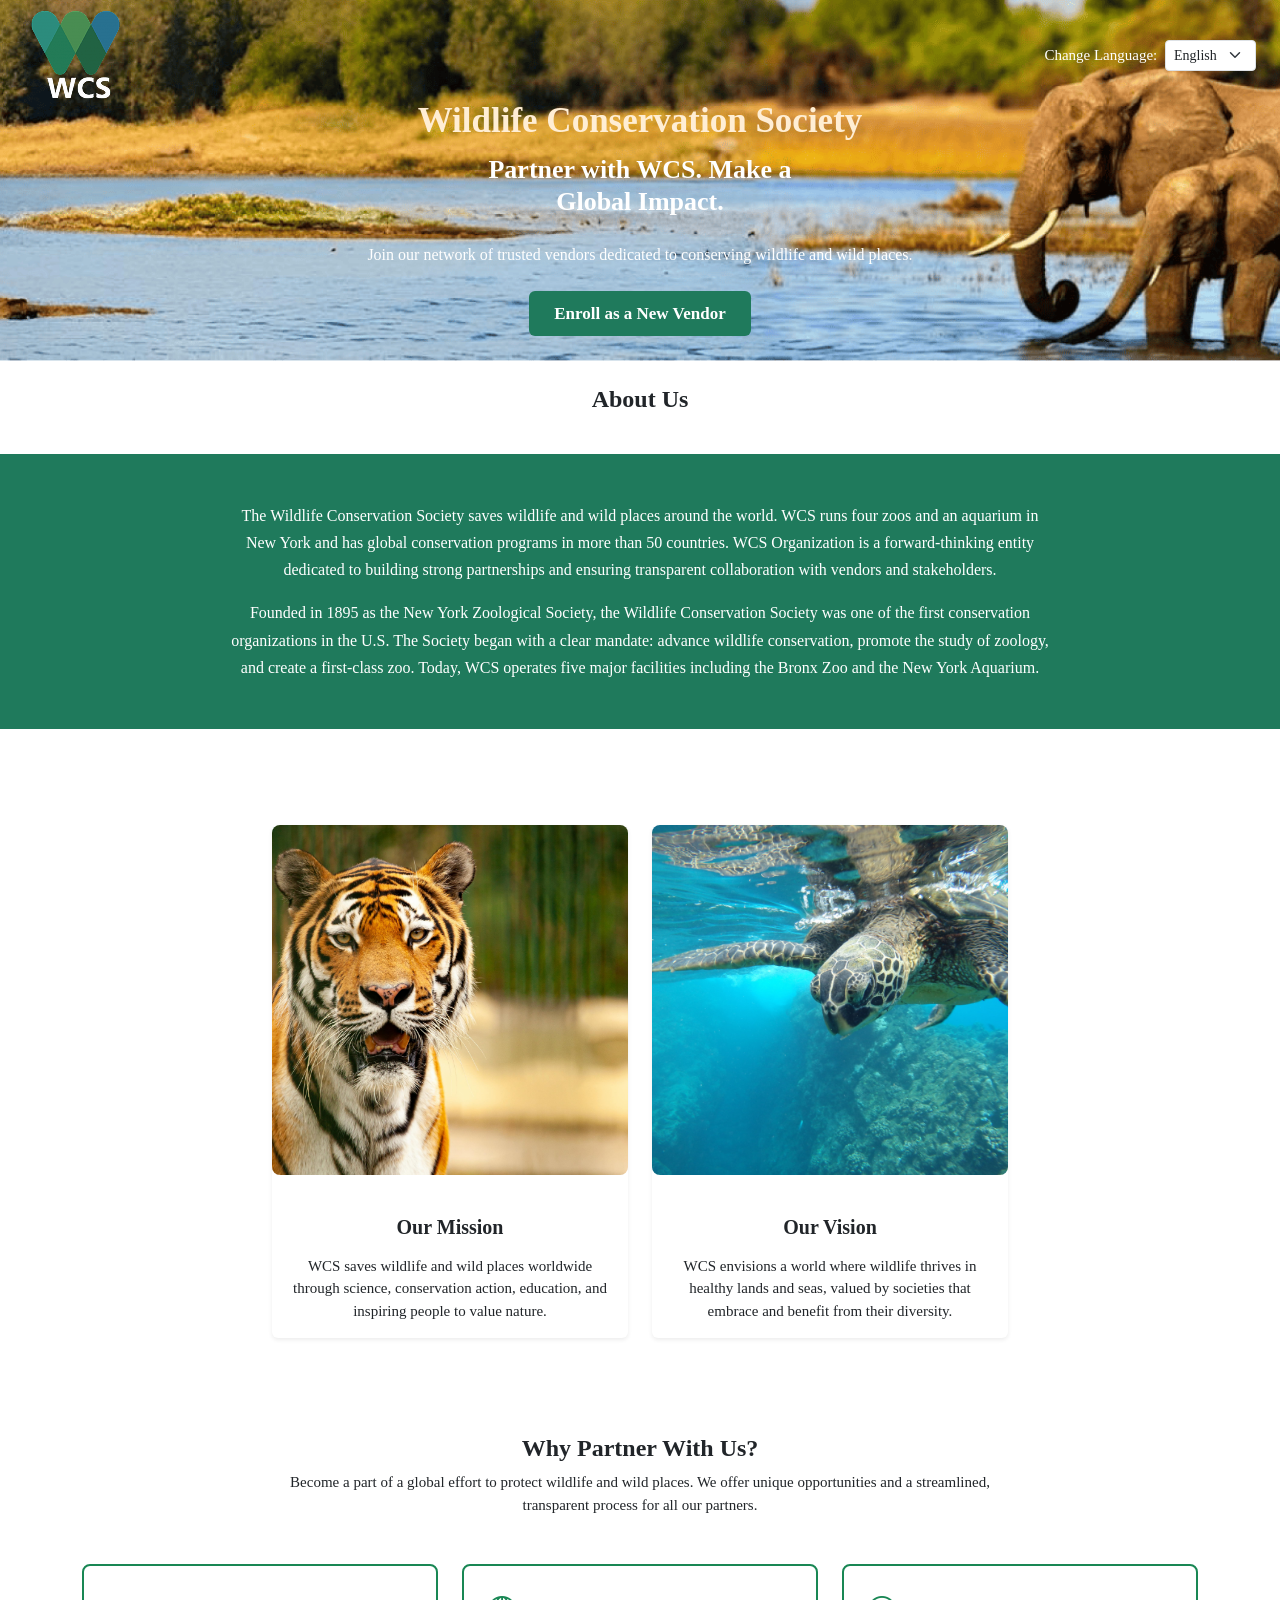
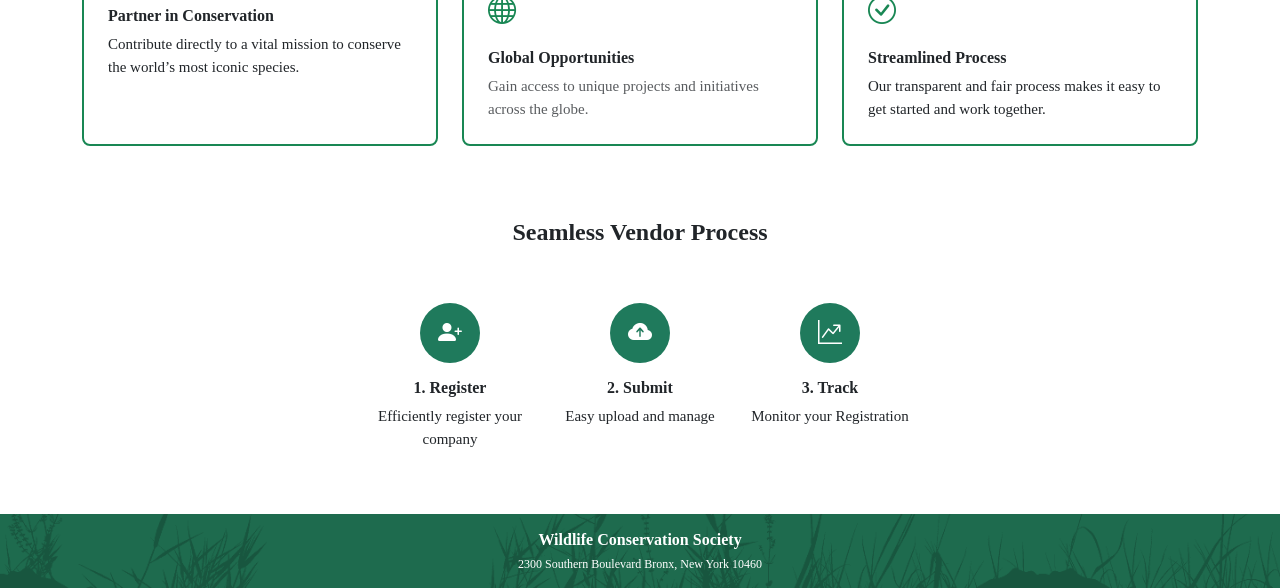
<file: index.html>
<!DOCTYPE html>
<html lang="en">
<head>
    <meta charset="UTF-8">
    <meta name="viewport" content="width=device-width, initial-scale=1.0">
    <title>Vendor Management Portal</title>
    
    <link rel="stylesheet" href="./assets/css/style.css">
    
<link href="https://cdn.jsdelivr.net/npm/bootstrap-icons/font/bootstrap-icons.css" rel="stylesheet">

<link href="https://cdn.jsdelivr.net/npm/bootstrap@5.3.8/dist/css/bootstrap.min.css" rel="stylesheet" integrity="sha384-sRIl4kxILFvY47J16cr9ZwB07vP4J8+LH7qKQnuqkuIAvNWLzeN8tE5YBujZqJLB" crossorigin="anonymous">
</head>

    
<body class="body-full-scroll">

<section class="hero-section">
  <div class="hero-overlay"></div>

  <div class="container-fluid hero-content px-3 px-md-4">

    <!-- Top Row -->
    <div class="hero-top d-flex justify-content-between align-items-center flex-wrap">
      <img src="assets/images/Headers/Logo - WCS.png" alt="WCS Logo" class="hero-logo py-2">

      <div class="text-end mt-2 mt-sm-0">
        <label class="text-white me-1">Change Language:</label>
        <select class="form-select form-select-sm d-inline-block w-auto">
          <option>English</option>
          <option>French</option>
          <option>Spanish</option>
        </select>
      </div>
    </div>

   <!-- Center content -->
    <div class="hero-center text-center">
      <p class="header_text1">Wildlife Conservation Society</p>

      <h1 class="fw-bold">
        Partner with WCS. Make a<br class="d-none d-md-block">Global Impact.
      </h1>

      <p class="hero-desc mt-3 mx-auto">
        Join our network of trusted vendors dedicated to conserving wildlife and wild places.
      </p>

      <a href="Orgnanizationalinfo.html" class="mt-2 d-inline-block">
        <button class="hero-btn">
          Enroll as a New Vendor
        </button>
      </a>
    </div>

  </div>
</section>



  
<!-- About Section -->
<section class="about-section text-center">

  <!-- Title -->
  <div class="py-4">
    <h4 class="fw-bold mb-3">About Us</h4>
  </div>

  <!-- Content -->
  <div class="about-content text-white py-5">
    <div class="container">
      <div class="row justify-content-center">
        <div class="col-xl-9 col-lg-10 col-md-11 col-sm-12">
          <p class="mb-3">
            The Wildlife Conservation Society saves wildlife and wild places around the world.
            WCS runs four zoos and an aquarium in New York and has global conservation programs
            in more than 50 countries. WCS Organization is a forward-thinking entity dedicated
            to building strong partnerships and ensuring transparent collaboration with vendors
            and stakeholders.
          </p>

          <p class="mb-0">
            Founded in 1895 as the New York Zoological Society, the Wildlife Conservation Society
            was one of the first conservation organizations in the U.S. The Society began with
            a clear mandate: advance wildlife conservation, promote the study of zoology, and
            create a first-class zoo. Today, WCS operates five major facilities including the
            Bronx Zoo and the New York Aquarium.
          </p>
        </div>
      </div>
    </div>
  </div>

</section>



<!-- Our Mission & Vision Section -->
<section class="py-5 mt-5 text-center">
  <div class="container">
    <div class="row justify-content-center gx-4 gy-4">

      <!-- Mission Card -->
      <div class="col-lg-4 col-md-6 col-sm-12">
        <div class="card border-0 shadow-sm h-100">
          <img src="assets/images/Headers/pexels-emrahayvali-26049964.jpg"
               class="card-img-top rounded-3 mb-3"
               alt="Our Mission">

          <div class="card-body">
            <h5 class="fw-bold mt-2 mb-3">Our Mission</h5>
            <p class="mb-0">
              WCS saves wildlife and wild places worldwide through science,
              conservation action, education, and inspiring people to value nature.
            </p>
          </div>
        </div>
      </div>

      <!-- Vision Card -->
      <div class="col-lg-4 col-md-6 col-sm-12">
        <div class="card border-0 shadow-sm h-100">
          <img src="assets/images/Headers/closeup-green-sea-turtle-swimming-underwater-lights-cool-nature-concepts.jpg"
               class="card-img-top rounded-3 mb-3"
               alt="Our Vision">

          <div class="card-body">
            <h5 class="fw-bold mt-2 mb-3">Our Vision</h5>
            <p class="mb-0">
              WCS envisions a world where wildlife thrives in healthy lands and seas,
              valued by societies that embrace and benefit from their diversity.
            </p>
          </div>
        </div>
      </div>

    </div>
  </div>
</section>

    <!-- ================= WHY PARTNER ================= -->
<section class="py-5">
<div class="container">


    <div class="text-center mb-5">
      <h4 class="fw-bold">Why Partner With Us?</h4>
      <p class="mt-2 mx-auto" style="max-width: 720px;">
        Become a part of a global effort to protect wildlife and wild places.
        We offer unique opportunities and a streamlined, transparent process for all our partners.
      </p>
    </div>

    <div class="row justify-content-center gx-4 gy-4 mb-5">

      <!-- Card 1 -->
      <div class="col-lg-4 col-md-6">
        <div class="border border-success border-2 rounded-3 p-4 h-100">
          <div class="text-success fs-3 mb-3">
            <i class="bi bi-leaf"></i>
          </div>
          <h6 class="fw-bold">Partner in Conservation</h6>
          <p class="mb-0">
            Contribute directly to a vital mission to conserve the world’s most iconic species.
          </p>
        </div>
      </div>

      <!-- Card 2 -->
      <div class="col-lg-4 col-md-6">
        <div class="border border-success border-2 rounded-3 p-4 h-100">
          <div class="text-success fs-3 mb-3">
            <i class="bi bi-globe"></i>
          </div>
          <h6 class="fw-bold">Global Opportunities</h6>
          <p class="text-muted mb-0">
            Gain access to unique projects and initiatives across the globe.
          </p>
        </div>
      </div>

      <!-- Card 3 -->
      <div class="col-lg-4 col-md-6">
        <div class="border border-success border-2 rounded-3 p-4 h-100">
          <div class="text-success fs-3 mb-3">
            <i class="bi bi-check-circle"></i>
          </div>
          <h6 class="fw-bold">Streamlined Process</h6>
          <p class="mb-0">
            Our transparent and fair process makes it easy to get started and work together.
          </p>
        </div>
      </div>

    </div>

    <!-- ================= SEAMLESS PROCESS ================= -->
    
        <div class="row justify-content-center pt-4">
            <div class="col-12 text-center mb-5">
                <h4 class="section-title fw-bold">Seamless Vendor Process</h4>
            </div>

            <div class="col-4 col-md-2 text-center">
                <div class="step-circle">
                    <i class="bi bi-person-plus-fill"></i>
                </div>
                <h6 class="fw-bold">1. Register</h6>
                <p class="tiny-text">Efficiently register your company</p>
            </div>

            <div class="col-4 col-md-2 text-center">
                <div class="step-circle">
                    <i class="bi bi-cloud-arrow-up-fill"></i>
                </div>
                <h6 class="fw-bold">2. Submit</h6>
                <p class="tiny-text">Easy upload and manage</p>
            </div>

            <div class="col-4 col-md-2 text-center">
                <div class="step-circle">
                  <span class="rounds">  <i class="bi bi-graph-up-arrow"></i></span>
                </div>
                <h6 class="fw-bold">3. Track</h6>
                <p>Monitor your Registration</p>
            </div>
        </div>


  </div>
</section>

<!-- ================= FOOTER ================= -->
<footer class="wcs-footer">
  <div class="container text-center py-3">
    <div class="fw-semibold footer-title">Wildlife Conservation Society</div>

    <div class="footer-text px-2">
     
        <span>2300 Southern Boulevard Bronx, New York 10460</span>
    </div>

  </div>

</footer>





    <script src="https://cdn.jsdelivr.net/npm/bootstrap@5.3.8/dist/js/bootstrap.bundle.min.js" integrity="sha384-FKyoEForCGlyvwx9Hj09JcYn3nv7wiPVlz7YYwJrWVcXK/BmnVDxM+D2scQbITxI" crossorigin="anonymous"></script>
</body>
</html>
</file>
<file: assets/css/style.css>
/* ---------------style----------- */


.body_organizationalinfo{
  background-image: url("../images/Watermarks/Lion-Watermark.jpg"); /* Your watermark image */
  background-repeat: no-repeat;
  background-position: center;
 background-size: 100%;
 background-position: center 120px;  
  background-attachment: fixed;
  font-family:'Calibri';
  font-size: 14px;
  
  

}
.body_organizationalinfo{
  height: 100%;
  overflow: hidden;   /* 🔑 disables full page scroll */
  
}
.content-scroll-area{
    flex: 1 1 auto;                /* take remaining height */
  overflow-y: auto;
  overflow-x: hidden;
  -webkit-overflow-scrolling: touch;
  
  

  /* prevents footer getting "cut" on mobile browsers */
  
  
}
.body_economicsanctions{
  background-image: url("../images/Watermarks/Bear-Watermark.jpg");
  /* Your watermark image */
  background-repeat: no-repeat;
  background-position: center;
  background-size: 100%;
  background-position: center 120px;      /* adjust watermark size */
  background-attachment: fixed;
  font-family:'Calibri';
  font-size: 14px;
}
.body_economicsanctions{
  height: 100%;

  overflow: hidden;   /* 🔑 disables full page scroll */
}
.body_bankinginformation{
    background-image: url("../images/Watermarks/Stingray-Watermark.jpg"); /* Your watermark image */
  background-repeat: no-repeat;
  background-position: center;
  background-size: 100%;
  background-position: center 120px;      /* adjust watermark size */
  background-attachment: fixed;
  font-family:'Calibri';
    font-size: 14px;

    
}
.body_bankinginformation{             
  height: 100%;
  margin: 0;
  overflow: hidden;   /* 🔑 disables full page scroll */
}
.body_thankyou{
  background-image: url("../images/Watermarks/Tiger-Watermark.jpg"); /* Your watermark image */
  background-repeat: no-repeat;
  background-position: center;
  background-size: 100%;
  background-position: center 120px;      /* adjust watermark size */
  background-attachment: fixed;
  font-family:'Calibri';
  font-size: 14px;
}
.body_thankyou{             
  height: 100%;
  margin: 0;
  
}
.body-full-scroll{
  font-size: 15px;
  font-family: calibri;
}


.org{
  font-size: 15px;
 
  font-weight: bold;
}

/* ================= HERO ================= */
.hero-section {
  position: relative;
  min-height: 360px;
  background: url("../images/Headers/Banner.png") center center / cover no-repeat;
  color: #fff;
}

.hero-content {
  min-height: 360px;
  display: flex;
  flex-direction: column;
}


@media (max-width: 992px) {
  .hero-section,
  .hero-content {
    min-height: 320px;
  }

  .hero-logo {
    height: 48px;
  }

  .header_text1 {
    font-size: 16px;
  }

  .hero-center h1 {
    font-size: 26px;
  }

  .hero-desc {
    font-size: 14px;
  }
}

@media (max-width: 768px) {
  .hero-section,
  .hero-content {
    min-height: 280px;
  }

  .hero-top {
    padding-top: 8px;
    padding-bottom: 6px;
  }

  .hero-logo {
    height: 42px;
  }

  .header_text1 {
    font-size: 15px;
  }

  .hero-center h1 {
    font-size: 22px;
    line-height: 1.3;
  }

  .hero-desc {
    font-size: 13px;
    max-width: 90%;
  }

  .btn-lg {
    padding: 8px 18px;
    font-size: 14px;
  }
}
@media (max-width: 480px) {
  .hero-section,
  .hero-content {
    min-height: 240px;
    background-position: center top; /* prevent zoom feel */
  }

  .hero-logo {
    height: 36px;
  }

  .header_text1 {
    font-size: 14px;
  }

  .hero-center h1 {
    font-size: 20px;
  }

  .hero-desc {
    font-size: 12px;
  }
}


/* Center content */
.hero-center {
  flex: 1;                    /* takes remaining space */
  display: flex;
  flex-direction: column;
  align-items: center;
  justify-content: center;  
  transform: translateY(-15px);  /* perfect vertical center */
  padding-bottom: 10px;
}

.header_text1 {
  font-weight: 300;
  font-size: 18px;
  margin-bottom: 6px;
  color: #ffeed4;
}

.hero-center h1 {
  font-size: 26px;
  line-height: 1.25;
}

.hero-desc {
 
  font-size: 16px;
}

/* ================= ABOUT SECTION ================= */
.about-section {
  background-color: #fff;
}


/* Green content block */
.about-content {
  background-color: #1f7a5c;;
}
.btn-upload{
  background-color: #1f7a5c; /* Blue */
  color: #fff;
  border: none;
  padding: 5px 20px;
  border-radius: 6px;
  cursor: pointer;
  text-decoration: none;
  height: 30px;
}
/* Text tuning */
.about-content p {
  font-size: 16px;
  line-height: 1.7;
}

/* Responsive adjustments */
@media (max-width: 768px) {
  .about-content p {
    font-size: 13px;
  }
}

@media (max-width: 576px) {
  .about-content {
    padding: 2.5rem 1rem;
  }
}

/* ================= RESPONSIVE ================= */
@media (max-width: 768px) {
  .hero-section {
    min-height: 360px;
  }

  .hero-logo {
    height: 50px;
  }

  .hero-center h1 {
    font-size: 22px;
  }

  .hero-desc {
    font-size: 13px;
  }
}

@media (max-width: 576px) {
  .hero-center {
    padding: 0 10px;
  }

  .hero-center h1 {
    font-size: 20px;
  }

  .btn-lg {
    padding: 8px 16px;
    font-size: 14px;
  }
}
   :root{
      --green:#227A57;
      --green-weak: #198754;
      --text:#000000;
      --muted:#6c757d;
      
   }
.wizard-strip .container-fluid{
  padding-left: 0 !important;
  padding-right: 0 !important;
}
.wizard-strip{
      
     width: 100%;
     
    }

    /* Wizard */
    .wizard{
      position: relative;
      display: flex;
      justify-content: space-between;
      align-items: flex-start;
      gap: 18px;
      list-style: none;
      margin: 0;
      padding: 0 4px;
     
    
    }

    /* connecting line */
    .wizard::before{
      content:"";
      position:absolute;
      left: 0%;
      right: 0%;
      top: 14px;                 /* aligns with circle center */
      height: 2px;
      background: var(--green-weak);
      z-index: 0;
      
    }

    .wizard-step{
      position: relative;
      z-index: 1;
      flex: 1 1 0;
      min-width: 0;              /* allows text wrap */
      text-align: center;
      
      
    }

    .wizard-link{
      display: inline-flex;
      flex-direction: column;
      align-items: center;
      gap: 8px;
      text-decoration: none;
      color: var(--text);
      outline: none;
    }

    .wizard-circle{
      width: 28px;
      height: 28px;
      border-radius: 999px;
      display: inline-flex;
      align-items: center;
      justify-content: center;
      font-weight: 800;
      font-size: 12px;
      background: #fff;
      border: 2px solid var(--green);
      color: var(--text);
      box-shadow: 0 2px 0 rgba(0,0,0,.06);
    }

    .wizard-label{
      font-size: 14px;
      line-height: 1.15;
      max-width: 240px;
      word-break: break-word;
    }

    /* states */
    .wizard-step.is-active .wizard-circle{
      background: var(--green);
      color: #fff;
      border-color: var(--green);
    }
    .wizard-step.is-active .wizard-label{
      color: var(--green);
    font-weight: bold;
    }

    .wizard-step.is-done .wizard-circle{
      background: #fff;
      color: var(--green);
      
    }


/* Circular Steps Styling */
        .step-circle {
            width: 60px;
            height: 60px;
           background-color: #1f7a5c;
            color: white;
            border-radius: 50%;
            display: flex;
            align-items: center;
            justify-content: center;
            font-size: 1.5rem;
            margin: 0 auto 15px auto; /* Center horizontally */
        }

        .step-line {
            position: relative;
           
        }
         

        

/* ================= MISSION GAP FIX ================= */
.image_gap {
  row-gap: 3rem;
  column-gap: 3rem;
}
.dropdown_text{
  font-size: 14px;

}


/* ================= MOBILE ================= */
@media (max-width: 768px) {
  .hero-logo {
    height: 52px;
  }

  .header_text1 {
    font-size: 22px;
  }

  .hero-center h1 {
    font-size: 26px;
  }

  .hero-section {
    min-height: 85vh;
  }
}

  .header_text1{

    font-weight: bold;
    font-size: 35px;
    
  }
 .card-img-top {
  height: 350px;
  object-fit: cover;
}

/* Mobile adjustment */
@media (max-width: 576px) {
  .card-img-top {
    height: 260px;
  }
}




/* Copyright */
.copy {
  font-size: 13px;
  opacity: 0.9;
}
.form-check-input.radio-lg {
  transform: scale(1.6);
  cursor: pointer;
}
.custom-input-width {
  width: 100%;
  max-width: 40rem;   /* desktop limit */
  height: 34px;
 
}

.custom-input-width-calender {
  width: 100%;
  max-width: 18.5rem;   /* desktop limit */
  height: 34px;
}


@media (min-width: 1600px) {
  .custom-input-width {
    max-width: 42rem; /* optional slight increase */
  }

  .custom-input-width-calender {
    max-width: 20rem;
  }
}
@media (min-width: 1400px) and (max-width: 1599px) {
  .custom-input-width {
    max-width: 40rem;
  }

  .custom-input-width-calender {
    max-width: 18.5rem;
  }
}
@media (min-width: 1200px) and (max-width: 1399px) {
  .custom-input-width,
  .custom-input-width-calender {
    max-width: 100%;
  }
}
@media (min-width: 992px) and (max-width: 1199px) {
  .custom-input-width,
  .custom-input-width-calender {
    max-width: 100%;
  }
}

@media (min-width: 768px) and (max-width: 991px) {
  .custom-input-width,
  .custom-input-width-calender {
    width: 100%;
    max-width: 100%;
  }
}
@media (min-width: 576px) and (max-width: 767px) {
  .custom-input-width,
  .custom-input-width-calender {
    width: 100%;
    max-width: 100%;
  }
}
@media (max-width: 575px) {
  .custom-input-width,
  .custom-input-width-calender {
    width: 100%;
    max-width: 100%;
  }
}



  @media (max-width: 576px) {
    .hero-section {
      min-height: 520px;
    }
  }


/* ================= HEADER ================= */

.header-image {
  z-index: 1030;
  overflow: hidden;   
            /* important for cropping */
}


/* Desktop/Tablet (normal) */
.header-image img {
  
  width: 100%;
  object-fit: cover;
  object-position: center;
  display: block;
}

/* Mobile ONLY: focus on "Vendor Management Portal" text area */
@media (max-width: 576px) {
  .header-image img {
    height: 90px;                /* reduce height on mobile */
    object-position: 100% 20%;   /* shift focus to right side */
  }
}


/* ================= NAVBAR ================= */
.custom-navbar {
  background-color: #1f7a5c;
  padding: 5px 10px;
  position: sticky;
  z-index: 1025;
}

.hero-btn{
  background-color: #1f7a5c; /* Blue */
  color: #fff;
  border: none;
  padding: 10px 25px;
  border-radius: 6px;
  cursor: pointer;
  font-size: 17px;
  font-weight: bold;
  text-decoration: none;
}

/* --------------Wizard Style Start------------ */

/* Green line */
.wizard-line {
  position: relative;
  width: 100%;
  max-width: 1500px;
  height: 4px;
  background-color: #2f8f6b;
  margin: auto;
}


/* Icons */
.wizard-icon {
  position: absolute;
  top: 50%;
  width: 45px;
  height: 45px;
  border-radius: 50%;
  background-color: #2f8f6b;
  display: flex;
  align-items: center;
  justify-content: center;
  color: #ffffff;
  font-size: 16px;
  transform: translate(-50%, -50%);
}

.wizard-icon.start {
  left: 0%;
  transform: translate(0, -50%);
}

.wizard-icon.middle {
    position: absolute;
  top: 50%;
  z-index: 3;
  left: 40%;
}
.wizard-icon.middle{
  background-color: #fff;
} 

.wizard-icon.middle-e{
  background-color:#2f8f6b;
}
.wizard-icon.middle-b{
  background-color:#2f8f6b;
}
.wizard-icon.middle-e {
    position: absolute;
  top: 50%;
  z-index: 3;
  left: 40%;
}
.wizard-icon.middle-b {
    position: absolute;
  top: 50%;
  z-index: 3;
  left: 40%;
}
.wizard-icon.end
 {

  position: absolute;
  top: 50%;
  z-index: 3;
  left: 75%;
}
.language-select {
  width: 90px;
  padding: 2px 6px;
  font-size: 0.8rem;
  height: 25px;
}
.wizard-icon.end-b
 {

  position: absolute;
  top: 50%;
  z-index: 3;
  left: 75%;
}
.wizard-icon.end{
  background-color: #fff;
  
}
.wizard-icon.end-b{
  background-color: #2f8f6b;
  
}

/* Text BELOW the line */
.wizard-text {
  position: absolute;
  top: 18px;              /* below the line */
  font-size: 15px;        /* INCREASED FONT SIZE */
  font-weight: 600;
  color: #2f8f6b;
  white-space: nowrap;
}

/* Between icon 1 & 2 */
.between-1-2 {
  left: 20%;
  transform: translateX(-50%);
}
.between-2-3{
  left: 57%;
  transform: translateX(-50%);
  color: black;
}
.between-3-0{
  left: 90%;
  transform: translateX(-50%);
  color: black;
}


.between-1-2-e {
  left: 20%;
  transform: translateX(-50%);
}
.between-2-3-e{
  left: 57%;
  transform: translateX(-50%);
  color: #2f8f6b
}
.between-2-3-b{
  left: 57%;
  transform: translateX(-50%);
  color: #2f8f6b;
}
.wizard-text-e {
  position: absolute;
  top: 18px;              /* below the line */
  font-size: 15px;        /* INCREASED FONT SIZE */
  font-weight: 600;
  color: #2f8f6b;
  white-space: nowrap;
}
.wizard-text-b {
  position: absolute;
  top: 18px;              /* below the line */
  font-size: 15px;        /* INCREASED FONT SIZE */
  font-weight: 600;
  color: #2f8f6b;
  white-space: nowrap;
}

.between-3-0-e{
  left: 90%;
  transform: translateX(-50%);
  color: black;
}
.wizard-line {
  position: relative;
  width: 100%;
  max-width: 1500px;
  height: 4px;
  margin: auto;
  z-index: 1; /* base */
}

/* Green line: start → step 2 */
.wizard-line::before {
  content: "";
  position: relative;
  left: 0;
  width: 40%;
  height: 4px;
  background-color: #2f8f6b;
  z-index: 1; /* BEHIND icons */
}


/* Ash line: step 2 → step 3 */
.wizard-line::after {
  content: "";
  position: absolute;
  left: 40%;
  width: 35%;
  height: 4px;
  background-color: #cfd4d9;
  z-index: 1; /* BEHIND icons */
}
.wizard-line::after {
  content: "";
  position: absolute;
  left: 40%;
  width: 60%;              /* 100% - 40% */
  height: 4px;
  background-color: #cfd4d9; /* ASH */
  z-index: 1;
}



  .tooltip-inner {
    max-width: 250px;
    padding: 8px 10px;
    font-size: 0.75rem;
    line-height: 1.4;
    text-align: left;
  }

  .tooltip-icon {
    color: #1f7a5c;
    cursor: pointer;
  }































/* ---------------------wizard style end ------------------------------ */

@media (max-width: 992px) {

  .wizard-line {
    max-width: 100%;
  }

  .wizard-icon {
    width: 50px;
    height: 50px;
  }

  .wizard-text {
    font-size: 13px;
    top: 22px;
  }

  .between-1-2 { left: 18%; }
  .between-2-3 { left: 55%; }
  .between-3-0 { left: 88%; }

  .wizard-icon.middle,
  .wizard-icon.middle-e,
  .wizard-icon.middle-b {
    left: 38%;
  }

  .wizard-icon.end,
  .wizard-icon.end-e,
  .wizard-icon.end-b {
    left: 72%;
  }
}

@media (max-width: 768px) {

  .wizard-line {
    height: 3px;
  }

  .wizard-icon {
    width: 44px;
    height: 44px;
  }

  .wizard-text {
    font-size: 12px;
    white-space: normal;      /* 🔑 allows wrapping */
    text-align: center;
    width: 120px;
    top: 26px;
  }
  
 .wizard-text-e {
    font-size: 12px;
    white-space: normal;      /* 🔑 allows wrapping */
    text-align: center;
    width: 120px;
    top: 26px;
  }
  
   .wizard-text-b {
    font-size: 12px;
    white-space: normal;      /* 🔑 allows wrapping */
    text-align: center;
    width: 120px;
    top: 26px;
  }
  
  .between-1-2 {
    left: 20%;
  }

  .between-2-3 {
    left: 50%;
  }

  .between-3-0 {
    left: 80%;
  }

  .wizard-icon.middle,
  .wizard-icon.middle-e,
  .wizard-icon.middle-b {
    left: 45%;
  }

  .wizard-icon.end,
  .wizard-icon.end-e,
  .wizard-icon.end-b {
    left: 80%;
  }
}
@media (max-width: 480px) {

  .wizard-icon {
    width: 38px;
    height: 38px;
  }

  .wizard-text {
    
    width: 100px;
    top: 30px;
  }

  .between-1-2 {
    left: 18%;
  }

  .between-2-3 {
    left: 48%;
  }

  .between-3-0 {
    left: 82%;
  }

  .wizard-icon.middle,
  .wizard-icon.middle-e,
  .wizard-icon.middle-b {
    left: 45%;
  }

  .wizard-icon.end,
  .wizard-icon.end-e,
  .wizard-icon.end-b {
    left: 82%;
  }
}






/* ================= FORM CARD ================= */
.form-card {
  background: rgba(255, 255, 255, 0.30);
  padding: 30px;
  border-radius: 12px;
  max-width: 1100px;   /* responsive width */
  width: 100%;         /* uses available screen space */
  margin: auto;
  box-shadow: 0 0 10px rgba(0, 0, 0, 0.2);
}
.form-card-thankyou {
  background: rgba(255, 255, 255, 0.30);
  padding: 120px;
  border-radius: 12px;
  max-width: 1100px;   /* responsive width */
  width: 100%;         /* uses available screen space */
  margin: auto;
  height: 480px;
  box-shadow: 0 0 10px rgba(0, 0, 0, 0.2);
}
/* REMOVE fixed-width card */
.small-card {
  width: 100% !important;
  max-width: 1500px;
  
}
.senior-management-form-group {
  margin-top: 16px;
}

.senior-box {
  
  border: 0.1px solid rgb(92, 92, 92);
  border-radius: 12px;
  padding: 24px 28px;
}
.senior-box{
  padding: 8px 20px;
  
}



/* Same button design */
.same-btn {
  background-color: #1f7a5c; /* Blue */
  color: #fff;
  border: none;
  padding: 10px 20px;
  border-radius: 6px;
  cursor: pointer;
  width: 200px;
  height: 40px;
  text-decoration: none;
  
}
/* Small devices (>= 576px) */
@media (min-width: 576px) {
  .form-card-thankyou {
    padding: 48px 28px;
    min-height: 360px;
  }
}

/* Medium devices / Tablets (>= 768px) */
@media (min-width: 768px) {
  .form-card-thankyou {
    padding: 70px 50px;
    min-height: 420px;
  }

  .thankyou-card {
    padding: 16px;
  }
}

/* Large devices / Laptops (>= 992px) */
@media (min-width: 992px) {
  .form-card-thankyou {
    padding: 100px 90px;   /* big padding looks good on desktop */
    min-height: 480px;
  }
}
/* Mobile screens (max 576px) */
@media (max-width: 576px) {
  .form-card-thankyou {
    padding: 28px 16px;   /* smaller padding for phones */
    height: auto;         /* remove fixed height */
    min-height: 320px;    /* keeps the card tall enough */
  }

  .thankyou-card {
    width: 100%;
    max-width: 100%;
    padding: 8px;
  }

  .thankyou-title {
    font-size: 22px;
  }

  .thankyou-text {
    font-size: 14px;
    line-height: 1.5;
  }

  .same-btn {
    width: 100%;
    max-width: 260px;
    height: 42px;
    display: inline-flex;
    align-items: center;
    justify-content: center;
  }
}
.btn_addmore{
  background-color: #1f7a5c; /* Blue */
  color: #fff;
  border: none;
  padding: 5px 9px;
  border-radius: 5px;
  cursor: pointer;
  font-size: 14px;
  
  text-decoration: none;
  

}


.wcs-footer {
  background-color: #1e6b4e;
  background-image: url("../images/Watermarks/Footerbg.png");
  background-repeat: no-repeat;
  background-position: center bottom;
  background-size: cover;
  color: #fff;

  
}


/* Title */
.wcs-footer .footer-title{
  font-size: 16px;      /* increased */
  line-height: 1.2;
  margin-bottom: 6px;
}

/* Description */
.wcs-footer .footer-text{
  font-size: 12px;      /* increased */
  line-height: 1.4;
  margin: 0 auto;
  max-width: 950px;
}

/* Divider */


/* Bottom copyright strip */
.wcs-footer-bottom{
  border-top: 1px solid rgba(255,255,255,0.65);
  font-size: 16px;
  line-height: 1.2;
  background: #1c573a;
}



.wcs-footer-thankyou {
  background-color: #1e6b4e;
  background-image: url("../images/Watermarks/Footerbg.png");
  background-repeat: no-repeat;
  background-position: center bottom;
  background-size: cover;
  color: #fff;
  
}
.wcs-footer-thankyou{
  position: fixed;
  bottom: 0;
  left: 0;
  width: 100%;
}

/* Title */
.wcs-footer-thankyou .footer-title{
  font-size: 15px;      /* increased */
  line-height: 1.2;
  margin-bottom: 6px;
}

/* Description */
.wcs-footer-thankyou .footer-text{
  font-size: 12px;      /* increased */
  line-height: 1.4;
  margin: 0 auto;
  max-width: 950px;
}

/* Divider */


/* Bottom copyright strip */
.wcs-footer-bottom{
  border-top: 1px solid rgba(255,255,255,0.65);
  font-size: 16px;
  line-height: 1.2;
  background: #1c573a;
}








/* ================= MOBILE ================= */
@media (max-width: 576px) {
  .footer-content h4 {
    font-size: 18px;
  }

  .footer-content p {
    font-size: 13px;
  }

  .wcs-footer {
    padding: 20px 12px;
  }
}

/* ================= MOBILE / TABLET FIXES ================= */

/* Tablet */
@media (max-width: 992px) {
  .form-card {
    padding: 25px;
  }

  .same-btn {
    min-width: 150px;
  }

  .label-fixed {
    min-width: 200px;
  }

  .d-flex.gap-0 {
    flex-direction: column;
  }
}

/* Mobile Screens (576px – 768px) */
@media (max-width: 768px) {
  .form-card {
    padding: 20px;
  }

  .label-fixed {
    min-width: auto;
    width: 100%;
    margin-bottom: 10px;
  }

  .d-flex.align-items-start {
    flex-direction: column;
    align-items: stretch !important;
  }

  .same-btn {
    width: 100%; /* full width buttons */
  }
}

/* Extra Small Screen (< 576px) */
@media (max-width: 576px) {
  .form-card {
    padding: 18px;
  }

  h5, h6 {
    text-align: center;
  }

  .row > div {
    margin-bottom: 15px;
  }

  .d-flex {
    flex-direction: column;
  }

  .gap-2 {
    gap: 8px !important;
  }

  input[type="radio"],
  input[type="checkbox"] {
    margin-right: 6px;
  }

  .same-btn {
    width: 100%;
  }
  
}


.content-scroll-area {
  height: calc(100vh - 267px); /* desktop hero */
  overflow-y: auto;
  overflow-x: hidden;
}

@media (max-width: 1199px) {
  .content-scroll-area {
    height: calc(100vh - 280px);
  }
}
@media (max-width: 992px) {
  .content-scroll-area {
    height: calc(100vh - 260px);
  }
}
@media (max-width: 768px) {
  .content-scroll-area {
    height: calc(100vh - 240px);
  }
}
@media (max-width: 480px) {
  .content-scroll-area {
    height: calc(100vh - 220px);
  }
}


@media (max-width: 576px) {
  .body_organizationalinfo {
    background-size: cover;              /* make image fill screen */
    background-position: top center;     /* better visibility */
    background-attachment: scroll;       /* fixed breaks on mobile */
    min-height: 120vh;                   /* increase height if needed */
  }
}
@media (max-width: 576px) {
  .body_economicsanctions {
    background-size: cover;              /* make image fill screen */
    background-position: top center;     /* better visibility */
    background-attachment: scroll;       /* fixed breaks on mobile */
    min-height: 120vh;                   /* increase height if needed */
  }
}

@media (max-width: 576px) {
  .body_thankyou {
    background-size: cover;              /* make image fill screen */
    background-position: top center;     /* better visibility */
    background-attachment: scroll;       /* fixed breaks on mobile */
    min-height: 120vh;                   /* increase height if needed */
  }
}








@media (max-width: 576px) {
  .body_bankinginformation {
    background-size: cover;              /* make image fill screen */
    background-position: top center;     /* better visibility */
    background-attachment: scroll;       /* fixed breaks on mobile */
    min-height: 120vh;                   /* increase height if needed */
  }
}

@media (min-width: 577px) and (max-width: 991px) {
  .body_organizationalinfo {
    background-size: cover;
    background-position: center top;
    background-attachment: scroll;
    min-height: 110vh;
  }
}

@media (min-width: 577px) and (max-width: 991px) {
  .body_economicsanctions {
    background-size: cover;
    background-position: center top;
    background-attachment: scroll;
    min-height: 110vh;
  }
}
@media (min-width: 577px) and (max-width: 991px) {
  .body_bankinginformation {
    background-size: cover;
    background-position: center top;
    background-attachment: scroll;
    min-height: 110vh;
  }
}
@media (min-width: 577px) and (max-width: 991px) {
  .body_thankyou {
    background-size: cover;
    background-position: center top;
    background-attachment: scroll;
    min-height: 110vh;
  }
}





@media (min-width: 992px) and (max-width: 1199px) {
  .body_organizationalinfo {
    background-size: 100%;
    min-height: 100vh;
  }
}

@media (min-width: 992px) and (max-width: 1199px) {
  .body_economicsanctions {
    background-size: 100%;
    min-height: 100vh;
  }
}
@media (min-width: 992px) and (max-width: 1199px) {
  .body_bankinginformation {
    background-size: 100%;
    min-height: 100vh;
  }
}
@media (min-width: 992px) and (max-width: 1199px) {
  .body_thankyou {
    background-size: 100%;
    min-height: 100vh;
  }
}






/* Card container */

/* Check icon circle */
.check-icon {
  width: 60px;
  height: 60px;
  border: 3px solid #2e8b72;
  border-radius: 50%;
  display: flex;
  align-items: center;
  justify-content: center;
  color: #2e8b72;
  font-size: 30px;
}

/* Title *
/* Description text */
.thankyou-text {
  font-size: 18px;
  color: #444;
  margin-bottom: 30px;
}
</file>
